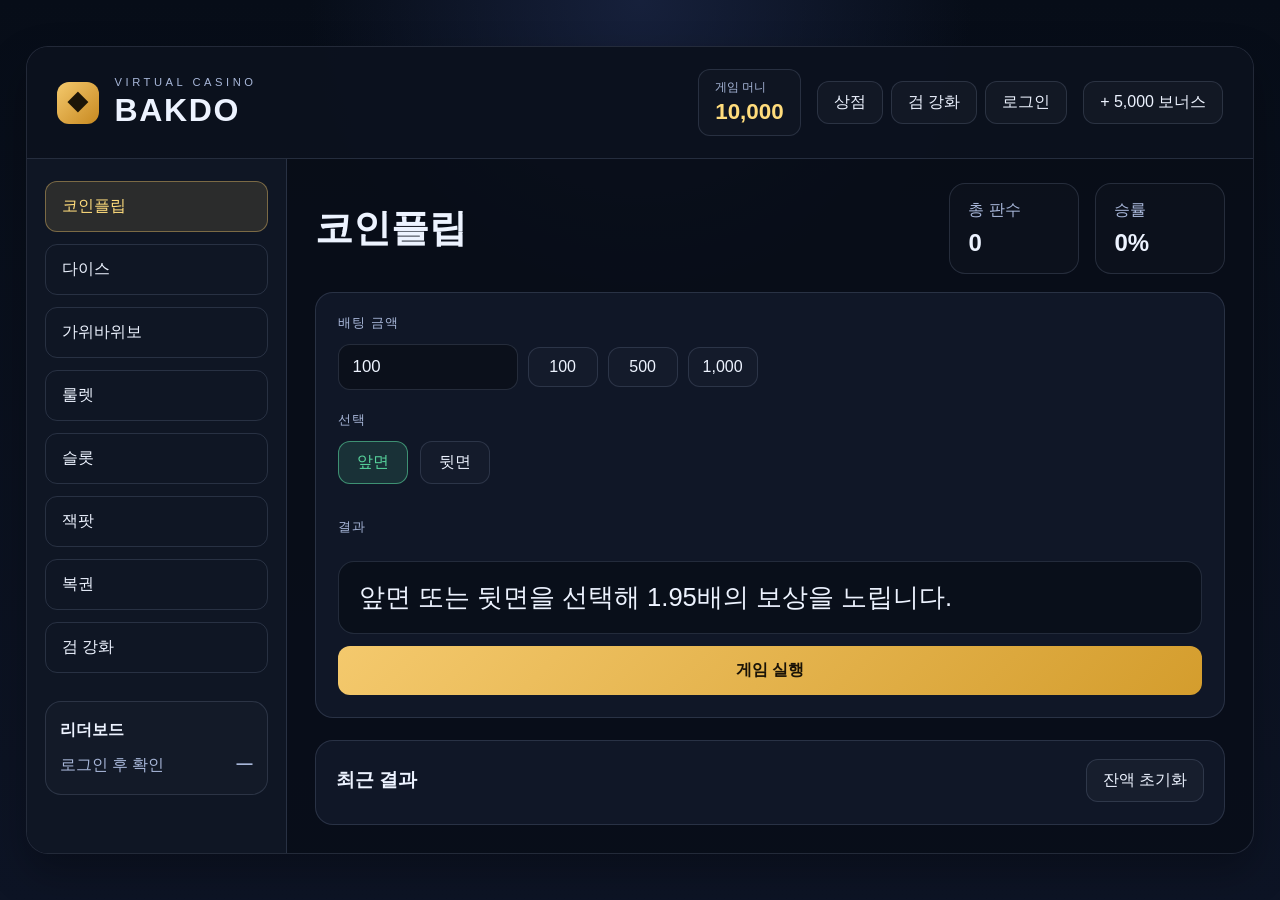
<file: index.html>
<!DOCTYPE html>
<html lang="ko">
  <head>
    <meta charset="UTF-8" />
    <meta name="viewport" content="width=device-width, initial-scale=1.0" />
    <title>BAKDO Casino</title>
    <link rel="stylesheet" href="css/styles.css" />
  </head>
  <body>
    <div class="app-shell">
      <header class="topbar">
        <div class="brand-wrap">
          <div class="brand-mark">◆</div>
          <div>
            <p class="brand-tag">VIRTUAL CASINO</p>
            <h1>BAKDO</h1>
          </div>
        </div>

        <div class="topbar-actions">
          <div class="wallet-panel">
            <span>게임 머니</span>
            <strong id="wallet-balance">10,000</strong>
          </div>
          <nav class="page-links compact-links" aria-label="빠른 이동">
            <a href="shop.html" class="secondary-btn">상점</a>
            <a href="forge.html" class="secondary-btn">검 강화</a>
            <a href="login.html" class="secondary-btn">로그인</a>
          </nav>
          <button id="daily-btn" class="secondary-btn">+ 5,000 보너스</button>
        </div>
      </header>

      <div class="main-layout">
        <aside class="sidebar">
          <nav class="game-nav" aria-label="게임 선택">
            <button class="nav-btn active" data-game="coinflip">코인플립</button>
            <button class="nav-btn" data-game="dice">다이스</button>
            <button class="nav-btn" data-game="rps">가위바위보</button>
            <button class="nav-btn" data-game="roulette">룰렛</button>
            <button class="nav-btn" data-game="slots">슬롯</button>
            <button class="nav-btn" data-game="jackpot">잭팟</button>
            <button class="nav-btn" data-game="lottery">복권</button>
            <button class="nav-btn" data-game="forge">검 강화</button>
          </nav>

          <div class="mini-panel">
            <h2>리더보드</h2>
            <ul id="leaderboard" class="leaderboard-list">
              <li><span>로그인 후 확인</span><strong>—</strong></li>
            </ul>
          </div>
        </aside>

        <main class="content-area">
          <section class="hero-panel">
            <div>
              <h2 id="game-title">코인플립</h2>
            </div>

            <div class="stats-grid">
              <div class="stat-card">
                <span>총 판수</span>
                <strong id="stats-rounds">0</strong>
              </div>
              <div class="stat-card">
                <span>승률</span>
                <strong id="stats-winrate">0%</strong>
              </div>
            </div>
          </section>

          <section class="game-panel">
            <div class="bet-box">
              <label for="bet-input">배팅 금액</label>
              <div class="bet-row">
                <input id="bet-input" type="number" min="10" max="500000" step="10" value="100" />
                <button class="chip-btn" data-chip="100">100</button>
                <button class="chip-btn" data-chip="500">500</button>
                <button class="chip-btn" data-chip="1000">1,000</button>
              </div>
            </div>

            <div class="choice-box">
              <span class="choice-label">선택</span>
              <div id="choice-buttons" class="choice-buttons" aria-live="polite"></div>
            </div>

            <div class="result-box">
              <p class="result-label">결과</p>
              <div id="result-value" class="result-value">결과를 기다리는 중...</div>
              <button id="play-btn" class="primary-btn">게임 실행</button>
            </div>

            <div id="dice-scene" class="dice-scene hidden" aria-live="polite">
              <div class="dice-cube" id="dice-cube">
                <span class="dice-face face-1">⚀</span>
                <span class="dice-face face-2">⚁</span>
                <span class="dice-face face-3">⚂</span>
                <span class="dice-face face-4">⚃</span>
                <span class="dice-face face-5">⚄</span>
                <span class="dice-face face-6">⚅</span>
              </div>
            </div>

            <div id="jackpot-scene" class="jackpot-scene hidden" aria-live="polite">
              <div class="jackpot-wheel-wrap">
                <div class="jackpot-pointer" aria-hidden="true"></div>
                <div id="jackpot-wheel" class="jackpot-wheel">
                  <span class="jackpot-slot slot-1">7</span>
                  <span class="jackpot-slot slot-2">BAR</span>
                  <span class="jackpot-slot slot-3">★</span>
                  <span class="jackpot-slot slot-4">777</span>
                  <span class="jackpot-slot slot-5">7</span>
                  <span class="jackpot-slot slot-6">CHERRY</span>
                  <span class="jackpot-slot slot-7">BAR</span>
                  <span class="jackpot-slot slot-8">7</span>
                </div>
              </div>
            </div>

            <div id="slots-scene" class="slots-scene hidden" aria-live="polite">
              <div id="slots-reels" class="slots-reels"></div>
            </div>

            <div id="lottery-scene" class="lottery-scene hidden" aria-live="polite">
              <div class="lottery-card">
                <canvas id="lottery-canvas" width="360" height="220" aria-label="복권 긁기 카드"></canvas>
              </div>
            </div>
          </section>

          <section class="history-panel">
            <div class="panel-header">
              <h3>최근 결과</h3>
              <button id="reset-btn" class="ghost-btn">잔액 초기화</button>
            </div>
            <ul id="history-list" class="history-list"></ul>
          </section>
        </main>
      </div>
    </div>

    <script src="js/app.js"></script>
  </body>
</html>
</file>
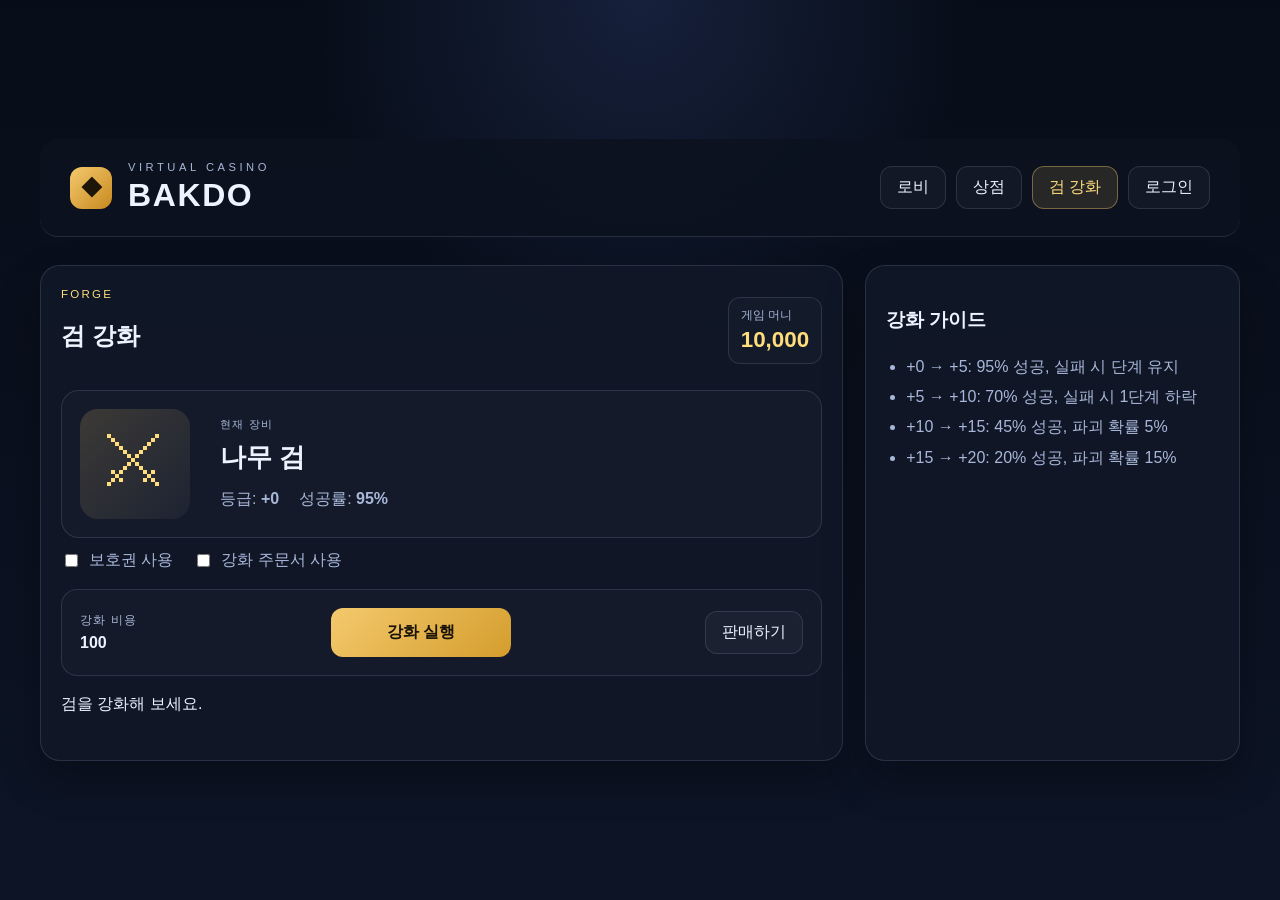
<file: forge.html>
<!DOCTYPE html>
<html lang="ko">
  <head>
    <meta charset="UTF-8" />
    <meta name="viewport" content="width=device-width, initial-scale=1.0" />
    <title>검 강화 · BAKDO</title>
    <link rel="stylesheet" href="css/styles.css" />
  </head>
  <body>
    <div class="page-shell">
      <header class="topbar page-header">
        <div class="brand-wrap">
          <div class="brand-mark">◆</div>
          <div>
            <p class="brand-tag">VIRTUAL CASINO</p>
            <h1>BAKDO</h1>
          </div>
        </div>

        <nav class="page-links" aria-label="페이지 이동">
          <a href="index.html" class="secondary-btn">로비</a>
          <a href="shop.html" class="secondary-btn">상점</a>
          <a href="forge.html" class="secondary-btn active-link">검 강화</a>
          <a href="login.html" class="secondary-btn">로그인</a>
        </nav>
      </header>

      <main class="page-content forge-page">
        <section class="panel-block forge-panel">
          <div class="panel-header">
            <div>
              <p class="eyebrow">FORGE</p>
              <h2>검 강화</h2>
            </div>
            <div class="wallet-panel compact">
              <span>게임 머니</span>
              <strong id="wallet-balance">0</strong>
            </div>
          </div>

          <div class="forge-hero">
            <div class="sword-visual" aria-label="강화 검">⚔</div>
            <div class="sword-info">
              <p class="sword-kicker">현재 장비</p>
              <h3 id="sword-name">나무 검</h3>
              <div class="sword-meta">
                <span>등급: <strong id="sword-level">+0</strong></span>
                <span>성공률: <strong id="success-rate">95%</strong></span>
              </div>
            </div>
          </div>

          <div class="forge-controls">
            <label class="checkbox-row">
              <input id="protect-toggle" type="checkbox" />
              <span>보호권 사용</span>
            </label>

            <label class="checkbox-row">
              <input id="boost-toggle" type="checkbox" />
              <span>강화 주문서 사용</span>
            </label>
          </div>

          <div class="upgrade-box">
            <div>
              <span class="muted-label">강화 비용</span>
              <strong id="upgrade-cost">100</strong>
            </div>
            <button id="upgrade-btn" class="primary-btn">강화 실행</button>
            <button id="sell-btn" class="secondary-btn">판매하기</button>
          </div>

          <p id="forge-status" class="forge-status">검을 강화해 보세요.</p>
        </section>

        <aside class="panel-block guide-panel">
          <h3>강화 가이드</h3>
          <ul>
            <li>+0 → +5: 95% 성공, 실패 시 단계 유지</li>
            <li>+5 → +10: 70% 성공, 실패 시 1단계 하락</li>
            <li>+10 → +15: 45% 성공, 파괴 확률 5%</li>
            <li>+15 → +20: 20% 성공, 파괴 확률 15%</li>
          </ul>
        </aside>
      </main>
    </div>

    <script src="js/config.js"></script>
    <script src="js/supabaseClient.js"></script>
    <script src="js/forge.js"></script>
  </body>
</html>
</file>
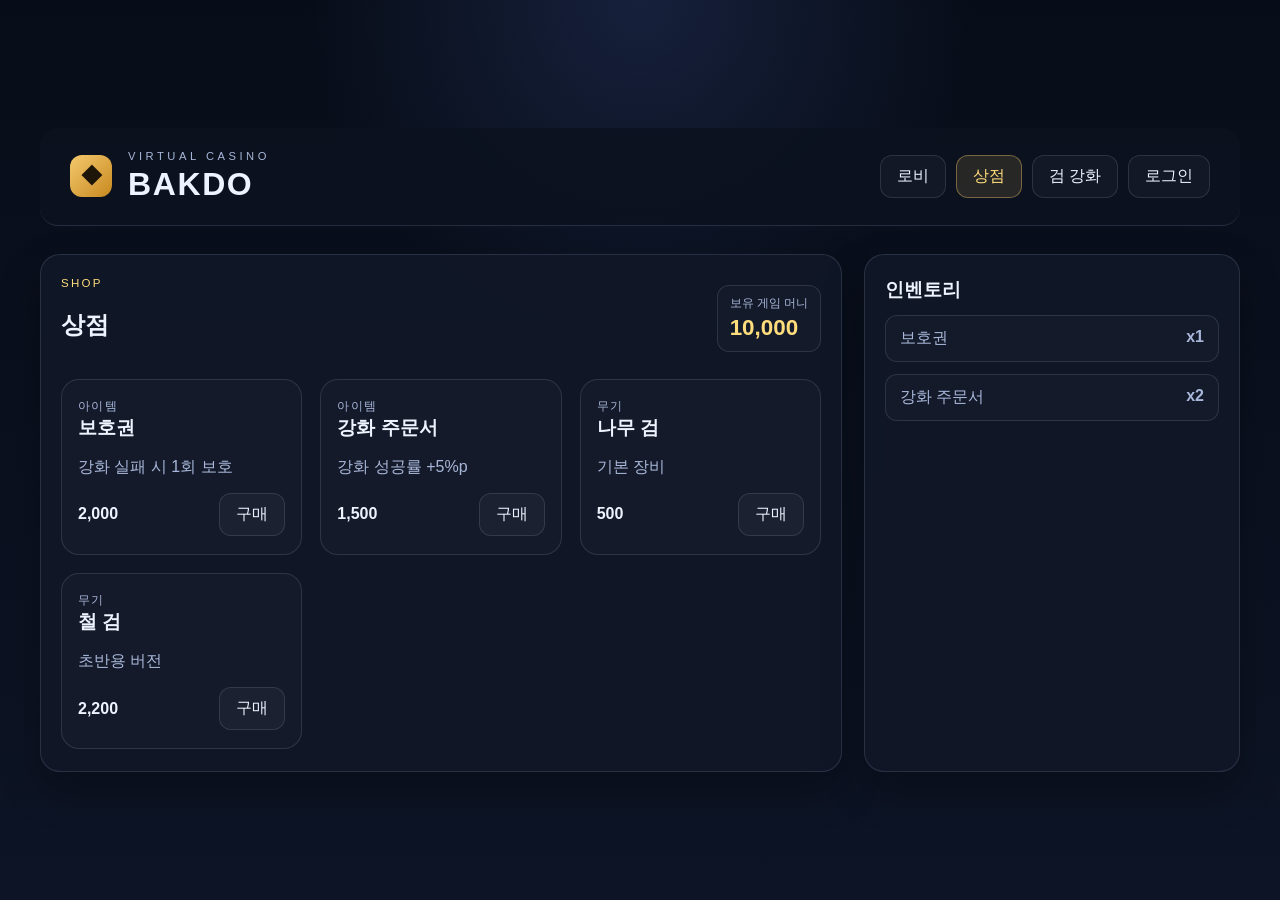
<file: shop.html>
<!DOCTYPE html>
<html lang="ko">
  <head>
    <meta charset="UTF-8" />
    <meta name="viewport" content="width=device-width, initial-scale=1.0" />
    <title>상점 · BAKDO</title>
    <link rel="stylesheet" href="css/styles.css" />
  </head>
  <body>
    <div class="page-shell">
      <header class="topbar page-header">
        <div class="brand-wrap">
          <div class="brand-mark">◆</div>
          <div>
            <p class="brand-tag">VIRTUAL CASINO</p>
            <h1>BAKDO</h1>
          </div>
        </div>

        <nav class="page-links" aria-label="페이지 이동">
          <a href="index.html" class="secondary-btn">로비</a>
          <a href="shop.html" class="secondary-btn active-link">상점</a>
          <a href="forge.html" class="secondary-btn">검 강화</a>
          <a href="login.html" class="secondary-btn">로그인</a>
        </nav>
      </header>

      <main class="page-content shop-page">
        <section class="panel-block shop-panel">
          <div class="panel-header">
            <div>
              <p class="eyebrow">SHOP</p>
              <h2>상점</h2>
            </div>
            <div class="wallet-panel compact">
              <span>보유 게임 머니</span>
              <strong id="wallet-balance">0</strong>
            </div>
          </div>

          <div id="shop-items" class="shop-grid" aria-live="polite"></div>
        </section>

        <aside class="panel-block inventory-panel">
          <div class="panel-header">
            <h3>인벤토리</h3>
          </div>
          <ul id="inventory-list" class="inventory-list"></ul>
        </aside>
      </main>
    </div>

    <script src="js/config.js"></script>
    <script src="js/supabaseClient.js"></script>
    <script src="js/shop.js"></script>
  </body>
</html>
</file>
<file: css/styles.css>
:root {
  --bg: #0b1020;
  --bg-soft: #121a2d;
  --panel: rgba(18, 25, 42, 0.92);
  --panel-strong: rgba(10, 15, 26, 0.96);
  --line: rgba(156, 174, 204, 0.18);
  --gold: #f4c96d;
  --gold-strong: #ffdc7c;
  --green: #57d39c;
  --red: #ff6d72;
  --text: #edf3ff;
  --muted: #a8b7d9;
  --shadow: 0 18px 40px rgba(0, 0, 0, 0.28);
}

* {
  box-sizing: border-box;
}

html {
  font-size: 16px;
}

html, body {
  margin: 0;
  min-height: 100%;
  font-family: "Segoe UI", "Noto Sans KR", sans-serif;
  background:
    radial-gradient(circle at top, rgba(26, 37, 68, 0.8), transparent 30%),
    linear-gradient(180deg, #070d18 0%, #0d1425 100%);
  color: var(--text);
}

body {
  min-height: 100vh;
  display: flex;
  align-items: center;
  justify-content: center;
  padding: clamp(12px, 2vw, 28px);
}

button,
input,
a {
  font: inherit;
}

button {
  cursor: pointer;
}

a {
  color: inherit;
  text-decoration: none;
}

.app-shell {
  width: min(1280px, 100%);
  background: rgba(9, 14, 24, 0.85);
  border: 1px solid var(--line);
  border-radius: 22px;
  box-shadow: var(--shadow);
  overflow: hidden;
}

.topbar {
  display: flex;
  align-items: center;
  justify-content: space-between;
  padding: 22px 30px;
  background: rgba(12, 18, 31, 0.85);
  border-bottom: 1px solid var(--line);
}

.brand-wrap {
  display: flex;
  align-items: center;
  gap: 16px;
}

.brand-mark {
  display: inline-flex;
  width: 42px;
  height: 42px;
  align-items: center;
  justify-content: center;
  border-radius: 12px;
  background: linear-gradient(135deg, var(--gold), #c88920);
  color: #1d1608;
  font-size: 1.3rem;
  font-weight: 900;
}

.brand-tag {
  margin: 0;
  font-size: 0.7rem;
  letter-spacing: 0.22rem;
  color: var(--muted);
}

.brand-wrap h1 {
  margin: 4px 0 0;
  font-size: 2rem;
  letter-spacing: 0.1rem;
}

.topbar-actions {
  display: flex;
  align-items: center;
  gap: 16px;
}

.wallet-panel {
  display: flex;
  flex-direction: column;
  gap: 4px;
  padding: 10px 16px;
  border: 1px solid var(--line);
  border-radius: 12px;
  background: rgba(255, 255, 255, 0.02);
}

.wallet-panel span {
  color: var(--muted);
  font-size: 0.72rem;
}

.wallet-panel strong {
  color: var(--gold-strong);
  font-size: 1.4rem;
}

.primary-btn,
.secondary-btn,
.ghost-btn,
.nav-btn,
.choice-btn,
.chip-btn {
  border: 1px solid transparent;
  border-radius: 12px;
  transition: transform 0.16s ease, border-color 0.16s ease, opacity 0.16s ease;
}

.primary-btn:hover,
.secondary-btn:hover,
.ghost-btn:hover,
.nav-btn:hover,
.choice-btn:hover,
.chip-btn:hover {
  transform: translateY(-1px);
}

.primary-btn {
  background: linear-gradient(135deg, var(--gold), #d49d2d);
  color: #1a1307;
  border: none;
  font-weight: 800;
  padding: 14px 24px;
  min-width: 180px;
}

.secondary-btn,
.ghost-btn {
  padding: 10px 16px;
  color: var(--text);
  background: rgba(255, 255, 255, 0.03);
  border: 1px solid var(--line);
}

.main-layout {
  display: grid;
  grid-template-columns: 260px minmax(0, 1fr);
}

.sidebar {
  padding: 22px 18px;
  border-right: 1px solid var(--line);
  background: rgba(17, 24, 39, 0.8);
}

.game-nav {
  display: flex;
  flex-direction: column;
  gap: 12px;
}

.nav-btn {
  padding: 14px 16px;
  text-align: left;
  color: var(--text);
  background: transparent;
  border-color: var(--line);
}

.nav-btn.active {
  background: rgba(244, 201, 109, 0.12);
  border-color: rgba(244, 201, 109, 0.4);
  color: var(--gold-strong);
}

.mini-panel {
  margin-top: 28px;
  padding: 18px 14px;
  border: 1px solid var(--line);
  border-radius: 16px;
  background: rgba(255, 255, 255, 0.02);
}

.mini-panel h2 {
  margin: 0 0 14px;
  font-size: 1rem;
}

.leaderboard-list {
  list-style: none;
  display: grid;
  gap: 10px;
  margin: 0;
  padding: 0;
}

.leaderboard-list li {
  display: flex;
  justify-content: space-between;
  gap: 10px;
  color: var(--muted);
}

.content-area {
  padding: 24px 28px 28px;
}

.hero-panel {
  display: flex;
  align-items: center;
  justify-content: space-between;
  gap: 20px;
  padding-bottom: 18px;
}

.eyebrow {
  margin: 0 0 8px;
  letter-spacing: 0.14rem;
  color: var(--gold-strong);
  text-transform: uppercase;
  font-size: 0.72rem;
}

.hero-panel h2 {
  margin: 0;
  font-size: clamp(2rem, 3vw, 3rem);
}

.subtitle {
  margin: 10px 0 0;
  color: var(--muted);
}

.stats-grid {
  display: flex;
  gap: 16px;
  flex-wrap: wrap;
}

.stat-card {
  min-width: 130px;
  padding: 16px 18px;
  border-radius: 16px;
  border: 1px solid var(--line);
  background: rgba(255, 255, 255, 0.02);
}

.stat-card span {
  display: block;
  color: var(--muted);
  margin-bottom: 8px;
}

.stat-card strong {
  font-size: 1.5rem;
}

.game-panel {
  display: grid;
  gap: 22px;
  padding: 22px;
  border-radius: 18px;
  background: rgba(18, 25, 42, 0.9);
  border: 1px solid var(--line);
}

.bet-box,
.choice-box,
.result-box {
  display: grid;
  gap: 12px;
}

.bet-box label,
.choice-label,
.result-label {
  color: var(--muted);
  font-size: 0.8rem;
  text-transform: uppercase;
  letter-spacing: 0.08rem;
}

.bet-row {
  display: flex;
  flex-wrap: wrap;
  gap: 10px;
  align-items: center;
}

#bet-input {
  min-width: 180px;
  padding: 12px 14px;
  border-radius: 12px;
  border: 1px solid var(--line);
  background: rgba(10, 15, 25, 0.8);
  color: var(--text);
  font-size: 1.05rem;
}

.chip-btn,
.choice-btn {
  min-width: 70px;
  padding: 10px 14px;
  background: rgba(255, 255, 255, 0.02);
  color: var(--text);
  border-color: var(--line);
}

.choice-buttons {
  display: flex;
  flex-wrap: wrap;
  gap: 12px;
}

.choice-btn.active {
  background: rgba(87, 211, 156, 0.14);
  border-color: rgba(87, 211, 156, 0.6);
  color: var(--green);
}

.result-box {
  align-items: start;
}

.result-value {
  min-height: 72px;
  display: flex;
  align-items: center;
  padding: 18px 20px;
  border-radius: 16px;
  border: 1px solid var(--line);
  background: rgba(8, 14, 24, 0.8);
  color: var(--text);
  font-size: clamp(1.1rem, 2vw, 1.7rem);
}

.history-panel {
  margin-top: 22px;
  padding: 18px 20px 10px;
  border-radius: 18px;
  background: rgba(18, 25, 42, 0.9);
  border: 1px solid var(--line);
}

.panel-header {
  display: flex;
  justify-content: space-between;
  align-items: center;
  margin-bottom: 12px;
}

.panel-header h3 {
  margin: 0;
}

.history-list {
  list-style: none;
  margin: 0;
  padding: 0;
  display: grid;
  gap: 10px;
}

.history-list li {
  display: flex;
  justify-content: space-between;
  gap: 12px;
  padding: 12px 14px;
  border-radius: 12px;
  background: rgba(255, 255, 255, 0.02);
  border: 1px solid var(--line);
  color: var(--muted);
}

.history-list li strong {
  color: var(--text);
}

.hidden {
  display: none !important;
}

.dice-scene,
.jackpot-scene {
  display: flex;
  align-items: center;
  justify-content: center;
  min-height: 180px;
  border-radius: 18px;
  border: 1px solid var(--line);
  background: radial-gradient(circle at center, rgba(255, 215, 118, 0.08), rgba(12, 18, 31, 0.96));
}

.dice-cube {
  position: relative;
  width: 110px;
  height: 110px;
  transform-style: preserve-3d;
  transition: transform 0.2s ease;
  filter: drop-shadow(0 12px 20px rgba(0, 0, 0, 0.4));
}

.dice-face {
  position: absolute;
  inset: 0;
  display: flex;
  align-items: center;
  justify-content: center;
  border-radius: 18px;
  background: linear-gradient(135deg, #ffffff, #d7e3ff);
  color: #111827;
  font-size: 2.5rem;
  font-weight: 800;
  box-shadow: inset 0 0 0 2px rgba(17, 24, 39, 0.08);
}

.face-1 { transform: rotateY(0deg) translateZ(55px); }
.face-2 { transform: rotateY(90deg) translateZ(55px); }
.face-3 { transform: rotateX(90deg) translateZ(55px); }
.face-4 { transform: rotateX(-90deg) translateZ(55px); }
.face-5 { transform: rotateY(-90deg) translateZ(55px); }
.face-6 { transform: rotateY(180deg) translateZ(55px); }

.dice-rolling {
  animation: dice-roll 0.65s linear infinite;
}

@keyframes dice-roll {
  0% { transform: rotateX(0deg) rotateY(0deg) rotateZ(0deg); }
  25% { transform: rotateX(180deg) rotateY(90deg) rotateZ(45deg); }
  50% { transform: rotateX(360deg) rotateY(180deg) rotateZ(90deg); }
  75% { transform: rotateX(540deg) rotateY(270deg) rotateZ(135deg); }
  100% { transform: rotateX(720deg) rotateY(360deg) rotateZ(180deg); }
}

.jackpot-wheel-wrap {
  position: relative;
  width: 220px;
  height: 220px;
  display: flex;
  align-items: center;
  justify-content: center;
}

.jackpot-wheel {
  position: absolute;
  inset: 0;
  border-radius: 50%;
  border: 10px solid rgba(244, 201, 109, 0.7);
  background: radial-gradient(circle, rgba(255, 244, 214, 0.2), rgba(17, 25, 42, 0.98));
  box-shadow: inset 0 0 0 8px rgba(244, 201, 109, 0.15), 0 12px 24px rgba(0, 0, 0, 0.3);
  transition: transform 2.7s cubic-bezier(0.08, 0.82, 0.18, 1);
}

.jackpot-slot {
  position: absolute;
  left: 50%;
  top: 50%;
  width: 54px;
  height: 54px;
  margin-left: -27px;
  margin-top: -27px;
  display: flex;
  align-items: center;
  justify-content: center;
  border-radius: 14px;
  background: rgba(255, 255, 255, 0.06);
  border: 1px solid rgba(244, 201, 109, 0.33);
  color: var(--gold-strong);
  font-size: 0.9rem;
  font-weight: 800;
}

.slot-1 { transform: rotate(0deg) translateY(-76px) rotate(0deg); }
.slot-2 { transform: rotate(45deg) translateY(-76px) rotate(-45deg); }
.slot-3 { transform: rotate(90deg) translateY(-76px) rotate(-90deg); }
.slot-4 { transform: rotate(135deg) translateY(-76px) rotate(-135deg); }
.slot-5 { transform: rotate(180deg) translateY(-76px) rotate(-180deg); }
.slot-6 { transform: rotate(225deg) translateY(-76px) rotate(-225deg); }
.slot-7 { transform: rotate(270deg) translateY(-76px) rotate(-270deg); }
.slot-8 { transform: rotate(315deg) translateY(-76px) rotate(-315deg); }

.jackpot-pointer {
  position: absolute;
  top: -8px;
  left: 50%;
  transform: translateX(-50%);
  width: 0;
  height: 0;
  border-left: 16px solid transparent;
  border-right: 16px solid transparent;
  border-top: 28px solid var(--gold);
  filter: drop-shadow(0 4px 12px rgba(244, 201, 109, 0.7));
  z-index: 2;
}

.slots-scene {
  display: flex;
  align-items: center;
  justify-content: center;
  min-height: 200px;
  border-radius: 18px;
  border: 1px solid var(--line);
  background: radial-gradient(circle at center, rgba(87, 211, 156, 0.1), rgba(12, 18, 31, 0.96));
  padding: 16px;
}

.slots-reels {
  display: grid;
  grid-template-columns: repeat(3, minmax(90px, 1fr));
  gap: 14px;
  width: min(100%, 420px);
}

.slot-reel {
  position: relative;
  height: 154px;
  overflow: hidden;
  border-radius: 16px;
  border: 1px solid rgba(244, 201, 109, 0.35);
  background: rgba(12, 18, 31, 0.95);
  box-shadow: inset 0 0 0 2px rgba(255, 255, 255, 0.04);
}

.slot-reel::before,
.slot-reel::after {
  content: "";
  position: absolute;
  left: 0;
  right: 0;
  height: 18px;
  z-index: 2;
  pointer-events: none;
}

.slot-reel::before {
  top: 0;
  background: linear-gradient(180deg, rgba(10, 15, 25, 1), rgba(10, 15, 25, 0));
}

.slot-reel::after {
  bottom: 0;
  background: linear-gradient(0deg, rgba(10, 15, 25, 1), rgba(10, 15, 25, 0));
}

.slot-track {
  display: flex;
  flex-direction: column;
  align-items: center;
  gap: 10px;
  padding: 14px 0;
  will-change: transform;
  transition: transform 1.8s cubic-bezier(0.12, 0.8, 0.2, 1);
}

.slot-item {
  width: 100%;
  height: 46px;
  display: flex;
  align-items: center;
  justify-content: center;
  border-radius: 12px;
  background: rgba(255, 255, 255, 0.03);
  color: var(--gold-strong);
  font-size: clamp(1.1rem, 2vw, 1.8rem);
  font-weight: 800;
  letter-spacing: 0.02em;
}

.lottery-scene {
  display: flex;
  align-items: center;
  justify-content: center;
  min-height: 240px;
  border-radius: 18px;
  border: 1px solid var(--line);
  background: radial-gradient(circle at center, rgba(255, 215, 118, 0.15), rgba(12, 18, 31, 0.96));
  padding: 16px;
}

.lottery-card {
  width: min(100%, 420px);
  border-radius: 18px;
  border: 1px solid rgba(244, 201, 109, 0.4);
  overflow: hidden;
  background: linear-gradient(180deg, rgba(20, 27, 41, 0.96), rgba(12, 18, 31, 0.96));
  box-shadow: 0 16px 32px rgba(0, 0, 0, 0.25);
}

#lottery-canvas {
  display: block;
  width: 100%;
  height: auto;
  cursor: crosshair;
  background: linear-gradient(180deg, #1f2a40, #101a2c);
}

.win-text {
  color: var(--green);
}

.lose-text {
  color: var(--red);
}

.auth-page {
  display: flex;
  align-items: center;
  justify-content: center;
}

.auth-shell {
  width: min(1040px, 100%);
  display: grid;
  grid-template-columns: 1.4fr 0.8fr;
  gap: 24px;
  align-items: stretch;
}

.auth-card,
.panel-block,
.auth-side .mini-panel {
  border: 1px solid var(--line);
  border-radius: 20px;
  background: rgba(17, 24, 39, 0.9);
  box-shadow: var(--shadow);
}

.auth-card {
  padding: 28px;
}

.auth-tabs {
  display: flex;
  gap: 12px;
  margin: 22px 0 20px;
}

.auth-tab {
  flex: 1;
  padding: 12px 16px;
  border-radius: 12px;
  border: 1px solid var(--line);
  background: rgba(255, 255, 255, 0.02);
  color: var(--text);
}

.auth-tab.active {
  background: rgba(244, 201, 109, 0.12);
  border-color: rgba(244, 201, 109, 0.4);
  color: var(--gold-strong);
}

.auth-form {
  display: grid;
  gap: 18px;
}

.field-group {
  display: grid;
  gap: 8px;
}

.field-group label {
  color: var(--muted);
  font-size: 0.83rem;
}

.field-group input {
  width: 100%;
  padding: 12px 14px;
  border-radius: 12px;
  border: 1px solid var(--line);
  background: rgba(10, 15, 25, 0.8);
  color: var(--text);
}

.hidden {
  display: none;
}

.auth-submit {
  width: 100%;
  margin-top: 6px;
}

.auth-status {
  margin: 18px 0 8px;
  min-height: 24px;
  color: var(--muted);
}

.text-link {
  display: inline-block;
  margin-top: 8px;
  color: var(--gold-strong);
}

.auth-side {
  display: grid;
  gap: 18px;
}

.auth-side .mini-panel {
  padding: 20px 18px;
}

.auth-side ul {
  list-style: none;
  padding: 0;
  margin: 0;
  display: grid;
  gap: 10px;
  color: var(--muted);
}

.status-pill {
  display: inline-flex;
  padding: 8px 12px;
  border-radius: 999px;
  font-size: 0.78rem;
  font-weight: 700;
  margin-bottom: 12px;
  border: 1px solid var(--line);
}

.status-pill.online {
  background: rgba(87, 211, 156, 0.12);
  color: var(--green);
  border-color: rgba(87, 211, 156, 0.5);
}

.status-pill.offline {
  background: rgba(255, 109, 114, 0.08);
  color: var(--red);
  border-color: rgba(255, 109, 114, 0.5);
}

@media (max-width: 980px) {
  .main-layout {
    grid-template-columns: 1fr;
  }

  .sidebar {
    border-right: none;
    border-bottom: 1px solid var(--line);
  }

  .game-nav {
    display: grid;
    grid-template-columns: repeat(2, minmax(0, 1fr));
    gap: 8px;
  }

  .hero-panel {
    flex-direction: column;
    align-items: flex-start;
  }
}

@media (max-width: 620px) {
  .topbar {
    flex-direction: column;
    align-items: stretch;
    padding: 18px 14px;
    gap: 12px;
  }

  .topbar-actions {
    flex-wrap: wrap;
    justify-content: center;
  }

  .page-links.compact-links {
    width: 100%;
    display: grid;
    grid-template-columns: repeat(3, minmax(0, 1fr));
    gap: 8px;
  }

  .page-links.compact-links a,
  #daily-btn {
    width: 100%;
    text-align: center;
    padding: 10px 8px;
    font-size: 0.8rem;
  }

  .wallet-panel {
    width: 100%;
    text-align: center;
  }

  .content-area {
    padding: 16px 12px 20px;
  }

  .stats-grid {
    width: 100%;
    display: grid;
    grid-template-columns: repeat(2, minmax(0, 1fr));
  }

  .game-panel {
    padding: 14px 12px;
    gap: 16px;
  }

  .bet-row {
    display: grid;
    grid-template-columns: 1fr;
  }

  .chip-btn,
  .choice-btn,
  .primary-btn {
    width: 100%;
    min-width: 0;
    padding: 11px 12px;
  }

  .choice-buttons {
    display: grid;
    grid-template-columns: repeat(2, minmax(0, 1fr));
    gap: 8px;
  }

  .result-value {
    min-height: 60px;
    padding: 14px 16px;
    font-size: 1rem;
  }

  .slots-reels {
    gap: 8px;
  }

  .slot-reel {
    height: 120px;
  }

  .slot-item {
    height: 36px;
    font-size: 1rem;
  }

  .lottery-card {
    width: 100%;
  }

  .auth-shell {
    grid-template-columns: 1fr;
  }
}

.page-shell {
  width: min(1200px, 100%);
}

.page-header {
  margin-bottom: 28px;
  border-radius: 18px;
}

.page-links {
  display: flex;
  align-items: center;
  gap: 10px;
  flex-wrap: wrap;
}

.secondary-btn.active-link {
  background: rgba(244, 201, 109, 0.12);
  border-color: rgba(244, 201, 109, 0.4);
  color: var(--gold-strong);
}

.page-content {
  display: grid;
  grid-template-columns: minmax(0, 1.6fr) minmax(260px, 0.75fr);
  gap: 22px;
}

.panel-block {
  padding: 22px 20px;
}

.shop-grid {
  display: grid;
  grid-template-columns: repeat(auto-fit, minmax(210px, 1fr));
  gap: 18px;
  margin-top: 18px;
}

.shop-card {
  display: grid;
  gap: 14px;
  padding: 18px 16px;
  border-radius: 18px;
  border: 1px solid var(--line);
  background: rgba(255, 255, 255, 0.02);
}

.item-kind {
  margin: 0 0 6px;
  color: var(--gold-strong);
  font-size: 0.72rem;
  letter-spacing: 0.08rem;
  text-transform: uppercase;
}

.shop-card h3 {
  margin: 0;
}

.shop-card p {
  margin: 0;
  color: var(--muted);
  line-height: 1.5;
}

.shop-actions {
  display: flex;
  align-items: center;
  justify-content: space-between;
  gap: 10px;
}

.inventory-list {
  list-style: none;
  margin: 0;
  padding: 0;
  display: grid;
  gap: 12px;
}

.inventory-list li {
  display: flex;
  justify-content: space-between;
  gap: 10px;
  padding: 12px 14px;
  border: 1px solid var(--line);
  border-radius: 12px;
  background: rgba(255, 255, 255, 0.02);
  color: var(--muted);
}

.forge-page {
  grid-template-columns: minmax(0, 1.5fr) minmax(250px, 0.7fr);
}

.forge-hero {
  display: grid;
  grid-template-columns: 120px minmax(0, 1fr);
  gap: 20px;
  align-items: center;
  margin: 18px 0 12px;
  padding: 18px;
  border-radius: 18px;
  background: rgba(255, 255, 255, 0.02);
  border: 1px solid var(--line);
}

.sword-visual {
  display: flex;
  align-items: center;
  justify-content: center;
  width: 110px;
  height: 110px;
  border-radius: 18px;
  background: linear-gradient(135deg, rgba(244, 201, 109, 0.18), rgba(255, 255, 255, 0.04));
  font-size: 4rem;
  color: var(--gold-strong);
}

.sword-kicker {
  margin: 0 0 8px;
  color: var(--muted);
  text-transform: uppercase;
  letter-spacing: 0.08rem;
  font-size: 0.7rem;
}

.sword-info h3 {
  margin: 0;
  font-size: clamp(1.4rem, 2vw, 2rem);
}

.sword-meta {
  display: flex;
  flex-wrap: wrap;
  gap: 20px;
  margin-top: 14px;
  color: var(--muted);
}

.forge-controls {
  display: flex;
  gap: 20px;
  flex-wrap: wrap;
  margin-bottom: 18px;
}

.checkbox-row {
  display: inline-flex;
  align-items: center;
  gap: 8px;
  color: var(--muted);
}

.checkbox-row input {
  accent-color: var(--gold-strong);
}

.upgrade-box {
  display: flex;
  align-items: center;
  justify-content: space-between;
  gap: 16px;
  padding: 18px;
  border-radius: 16px;
  background: rgba(255, 255, 255, 0.02);
  border: 1px solid var(--line);
}

.muted-label {
  display: block;
  color: var(--muted);
  margin-bottom: 6px;
  font-size: 0.72rem;
  letter-spacing: 0.07rem;
  text-transform: uppercase;
}

.forge-status {
  margin-top: 18px;
  min-height: 28px;
  color: var(--text);
}

.forge-status.warn {
  color: var(--red);
}

.guide-panel ul {
  list-style: disc;
  padding-left: 20px;
  color: var(--muted);
  line-height: 1.9;
}

.compact {
  padding: 10px 12px;
}

.compact-links {
  display: flex;
  gap: 8px;
}

@media (max-width: 900px) {
  .main-layout {
    grid-template-columns: 1fr;
  }

  .sidebar {
    border-right: none;
    border-bottom: 1px solid var(--line);
  }

  .hero-panel {
    flex-direction: column;
    align-items: flex-start;
  }

  .auth-shell,
  .page-content,
  .forge-page {
    grid-template-columns: 1fr;
  }
}

@media (max-width: 560px) {
  body {
    padding: 16px;
  }

  .topbar {
    flex-direction: column;
    align-items: flex-start;
    gap: 16px;
  }

  .topbar-actions {
    width: 100%;
    justify-content: space-between;
  }

  .content-area {
    padding: 18px 16px 20px;
  }
}
</file>
